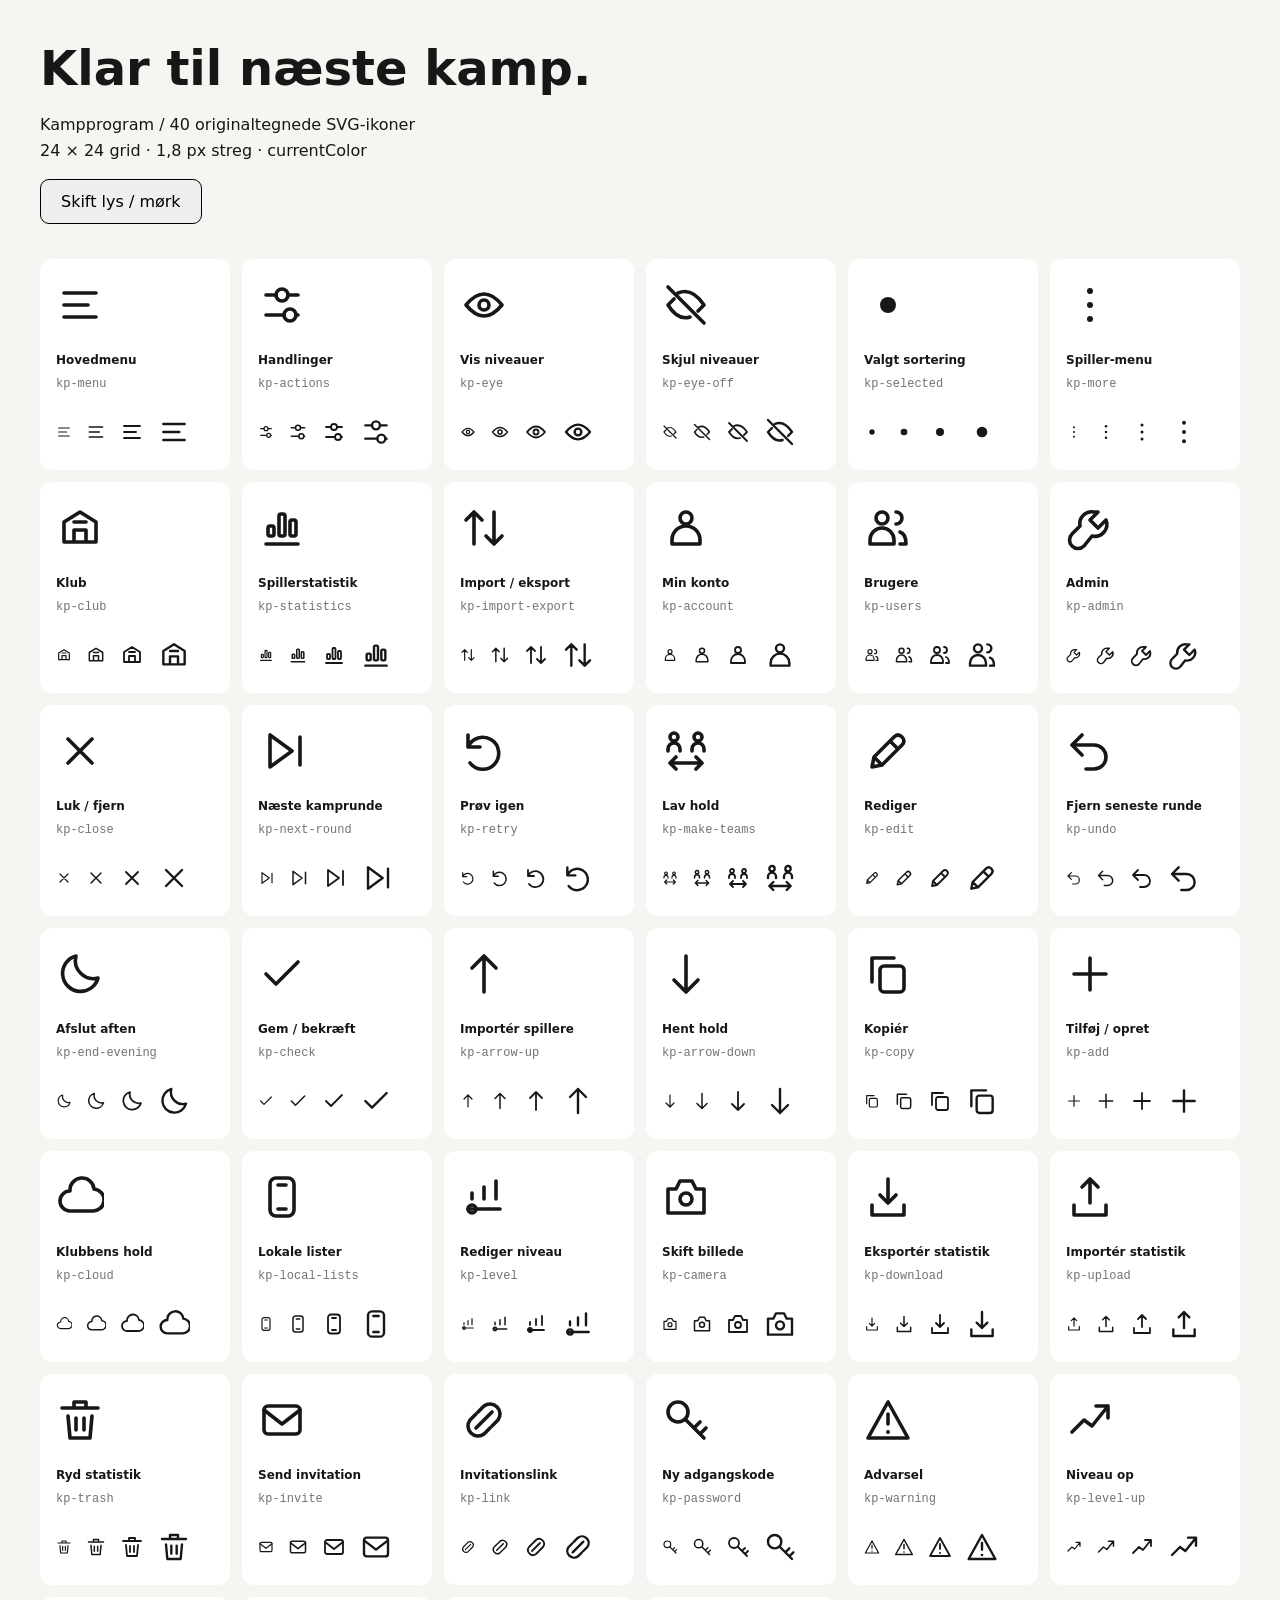
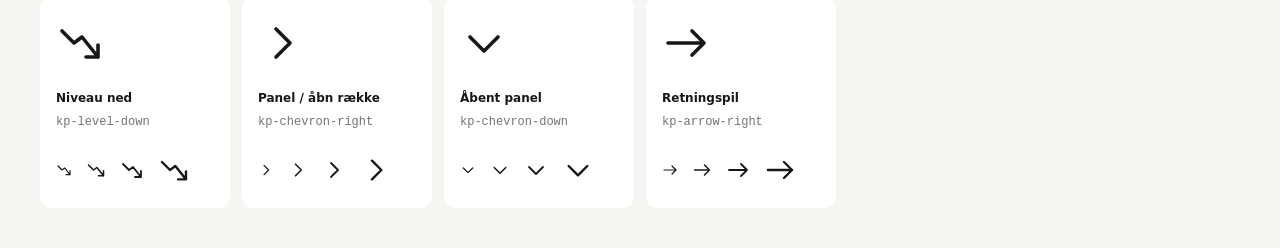
<file: custom-icons/preview.html>
<!doctype html><html lang="da"><meta charset="utf-8"><meta name="viewport" content="width=device-width,initial-scale=1"><title>Kampprogram · Custom ikoner</title><style>body{font-family:system-ui,sans-serif;background:#f6f5f1;color:#171717;margin:40px}h1{font-size:48px;margin-bottom:12px}p{line-height:1.6}button{font:inherit;padding:12px 20px;border:1px solid currentColor;border-radius:9px;cursor:pointer}main{display:grid;grid-template-columns:repeat(auto-fit,minmax(165px,1fr));gap:12px;margin-top:35px}article{background:white;border-radius:12px;padding:22px 16px}b,code{display:block;font-size:12px;margin-top:10px}code{opacity:.6}.icon{width:48px;height:48px;margin-bottom:24px}svg{width:100%;height:100%;display:block}.sizes{display:flex;align-items:center;gap:14px;margin-top:25px}body.dark{background:#111;color:#fff}.dark article{background:#222}</style><h1>Klar til næste kamp.</h1><p>Kampprogram / 40 originaltegnede SVG-ikoner<br>24 × 24 grid · 1,8 px streg · currentColor</p><button onclick="document.body.classList.toggle('dark')">Skift lys / mørk</button><main><article><div class="icon"><svg xmlns="http://www.w3.org/2000/svg" viewBox="0 0 24 24" fill="none" stroke="currentColor" stroke-width="1.8" stroke-linecap="round" stroke-linejoin="round"><path d="M4 6h16M4 12h12M4 18h16"/></svg></div><b>Hovedmenu</b><code>kp-menu</code><div class="sizes"><span style="width:16px;height:16px"><svg xmlns="http://www.w3.org/2000/svg" viewBox="0 0 24 24" fill="none" stroke="currentColor" stroke-width="1.8" stroke-linecap="round" stroke-linejoin="round"><path d="M4 6h16M4 12h12M4 18h16"/></svg></span><span style="width:20px;height:20px"><svg xmlns="http://www.w3.org/2000/svg" viewBox="0 0 24 24" fill="none" stroke="currentColor" stroke-width="1.8" stroke-linecap="round" stroke-linejoin="round"><path d="M4 6h16M4 12h12M4 18h16"/></svg></span><span style="width:24px;height:24px"><svg xmlns="http://www.w3.org/2000/svg" viewBox="0 0 24 24" fill="none" stroke="currentColor" stroke-width="1.8" stroke-linecap="round" stroke-linejoin="round"><path d="M4 6h16M4 12h12M4 18h16"/></svg></span><span style="width:32px;height:32px"><svg xmlns="http://www.w3.org/2000/svg" viewBox="0 0 24 24" fill="none" stroke="currentColor" stroke-width="1.8" stroke-linecap="round" stroke-linejoin="round"><path d="M4 6h16M4 12h12M4 18h16"/></svg></span></div></article><article><div class="icon"><svg xmlns="http://www.w3.org/2000/svg" viewBox="0 0 24 24" fill="none" stroke="currentColor" stroke-width="1.8" stroke-linecap="round" stroke-linejoin="round"><path d="M4 7h5m6 0h5M4 17h9m6 0h1"/><circle cx="12" cy="7" r="3"/><circle cx="16" cy="17" r="3"/></svg></div><b>Handlinger</b><code>kp-actions</code><div class="sizes"><span style="width:16px;height:16px"><svg xmlns="http://www.w3.org/2000/svg" viewBox="0 0 24 24" fill="none" stroke="currentColor" stroke-width="1.8" stroke-linecap="round" stroke-linejoin="round"><path d="M4 7h5m6 0h5M4 17h9m6 0h1"/><circle cx="12" cy="7" r="3"/><circle cx="16" cy="17" r="3"/></svg></span><span style="width:20px;height:20px"><svg xmlns="http://www.w3.org/2000/svg" viewBox="0 0 24 24" fill="none" stroke="currentColor" stroke-width="1.8" stroke-linecap="round" stroke-linejoin="round"><path d="M4 7h5m6 0h5M4 17h9m6 0h1"/><circle cx="12" cy="7" r="3"/><circle cx="16" cy="17" r="3"/></svg></span><span style="width:24px;height:24px"><svg xmlns="http://www.w3.org/2000/svg" viewBox="0 0 24 24" fill="none" stroke="currentColor" stroke-width="1.8" stroke-linecap="round" stroke-linejoin="round"><path d="M4 7h5m6 0h5M4 17h9m6 0h1"/><circle cx="12" cy="7" r="3"/><circle cx="16" cy="17" r="3"/></svg></span><span style="width:32px;height:32px"><svg xmlns="http://www.w3.org/2000/svg" viewBox="0 0 24 24" fill="none" stroke="currentColor" stroke-width="1.8" stroke-linecap="round" stroke-linejoin="round"><path d="M4 7h5m6 0h5M4 17h9m6 0h1"/><circle cx="12" cy="7" r="3"/><circle cx="16" cy="17" r="3"/></svg></span></div></article><article><div class="icon"><svg xmlns="http://www.w3.org/2000/svg" viewBox="0 0 24 24" fill="none" stroke="currentColor" stroke-width="1.8" stroke-linecap="round" stroke-linejoin="round"><path d="M3 12Q12 1 21 12Q12 23 3 12Z"/><circle cx="12" cy="12" r="2.5"/></svg></div><b>Vis niveauer</b><code>kp-eye</code><div class="sizes"><span style="width:16px;height:16px"><svg xmlns="http://www.w3.org/2000/svg" viewBox="0 0 24 24" fill="none" stroke="currentColor" stroke-width="1.8" stroke-linecap="round" stroke-linejoin="round"><path d="M3 12Q12 1 21 12Q12 23 3 12Z"/><circle cx="12" cy="12" r="2.5"/></svg></span><span style="width:20px;height:20px"><svg xmlns="http://www.w3.org/2000/svg" viewBox="0 0 24 24" fill="none" stroke="currentColor" stroke-width="1.8" stroke-linecap="round" stroke-linejoin="round"><path d="M3 12Q12 1 21 12Q12 23 3 12Z"/><circle cx="12" cy="12" r="2.5"/></svg></span><span style="width:24px;height:24px"><svg xmlns="http://www.w3.org/2000/svg" viewBox="0 0 24 24" fill="none" stroke="currentColor" stroke-width="1.8" stroke-linecap="round" stroke-linejoin="round"><path d="M3 12Q12 1 21 12Q12 23 3 12Z"/><circle cx="12" cy="12" r="2.5"/></svg></span><span style="width:32px;height:32px"><svg xmlns="http://www.w3.org/2000/svg" viewBox="0 0 24 24" fill="none" stroke="currentColor" stroke-width="1.8" stroke-linecap="round" stroke-linejoin="round"><path d="M3 12Q12 1 21 12Q12 23 3 12Z"/><circle cx="12" cy="12" r="2.5"/></svg></span></div></article><article><div class="icon"><svg xmlns="http://www.w3.org/2000/svg" viewBox="0 0 24 24" fill="none" stroke="currentColor" stroke-width="1.8" stroke-linecap="round" stroke-linejoin="round"><path d="M3 3l18 18M8 6q7-3 13 6l-3 3M14 18Q8 20 3 12l3-3"/></svg></div><b>Skjul niveauer</b><code>kp-eye-off</code><div class="sizes"><span style="width:16px;height:16px"><svg xmlns="http://www.w3.org/2000/svg" viewBox="0 0 24 24" fill="none" stroke="currentColor" stroke-width="1.8" stroke-linecap="round" stroke-linejoin="round"><path d="M3 3l18 18M8 6q7-3 13 6l-3 3M14 18Q8 20 3 12l3-3"/></svg></span><span style="width:20px;height:20px"><svg xmlns="http://www.w3.org/2000/svg" viewBox="0 0 24 24" fill="none" stroke="currentColor" stroke-width="1.8" stroke-linecap="round" stroke-linejoin="round"><path d="M3 3l18 18M8 6q7-3 13 6l-3 3M14 18Q8 20 3 12l3-3"/></svg></span><span style="width:24px;height:24px"><svg xmlns="http://www.w3.org/2000/svg" viewBox="0 0 24 24" fill="none" stroke="currentColor" stroke-width="1.8" stroke-linecap="round" stroke-linejoin="round"><path d="M3 3l18 18M8 6q7-3 13 6l-3 3M14 18Q8 20 3 12l3-3"/></svg></span><span style="width:32px;height:32px"><svg xmlns="http://www.w3.org/2000/svg" viewBox="0 0 24 24" fill="none" stroke="currentColor" stroke-width="1.8" stroke-linecap="round" stroke-linejoin="round"><path d="M3 3l18 18M8 6q7-3 13 6l-3 3M14 18Q8 20 3 12l3-3"/></svg></span></div></article><article><div class="icon"><svg xmlns="http://www.w3.org/2000/svg" viewBox="0 0 24 24" fill="none" stroke="currentColor" stroke-width="1.8" stroke-linecap="round" stroke-linejoin="round"><circle cx="12" cy="12" r="4" fill="currentColor" stroke="none"/></svg></div><b>Valgt sortering</b><code>kp-selected</code><div class="sizes"><span style="width:16px;height:16px"><svg xmlns="http://www.w3.org/2000/svg" viewBox="0 0 24 24" fill="none" stroke="currentColor" stroke-width="1.8" stroke-linecap="round" stroke-linejoin="round"><circle cx="12" cy="12" r="4" fill="currentColor" stroke="none"/></svg></span><span style="width:20px;height:20px"><svg xmlns="http://www.w3.org/2000/svg" viewBox="0 0 24 24" fill="none" stroke="currentColor" stroke-width="1.8" stroke-linecap="round" stroke-linejoin="round"><circle cx="12" cy="12" r="4" fill="currentColor" stroke="none"/></svg></span><span style="width:24px;height:24px"><svg xmlns="http://www.w3.org/2000/svg" viewBox="0 0 24 24" fill="none" stroke="currentColor" stroke-width="1.8" stroke-linecap="round" stroke-linejoin="round"><circle cx="12" cy="12" r="4" fill="currentColor" stroke="none"/></svg></span><span style="width:32px;height:32px"><svg xmlns="http://www.w3.org/2000/svg" viewBox="0 0 24 24" fill="none" stroke="currentColor" stroke-width="1.8" stroke-linecap="round" stroke-linejoin="round"><circle cx="12" cy="12" r="4" fill="currentColor" stroke="none"/></svg></span></div></article><article><div class="icon"><svg xmlns="http://www.w3.org/2000/svg" viewBox="0 0 24 24" fill="none" stroke="currentColor" stroke-width="1.8" stroke-linecap="round" stroke-linejoin="round"><circle cx="12" cy="5" r="1.5" fill="currentColor" stroke="none"/><circle cx="12" cy="12" r="1.5" fill="currentColor" stroke="none"/><circle cx="12" cy="19" r="1.5" fill="currentColor" stroke="none"/></svg></div><b>Spiller-menu</b><code>kp-more</code><div class="sizes"><span style="width:16px;height:16px"><svg xmlns="http://www.w3.org/2000/svg" viewBox="0 0 24 24" fill="none" stroke="currentColor" stroke-width="1.8" stroke-linecap="round" stroke-linejoin="round"><circle cx="12" cy="5" r="1.5" fill="currentColor" stroke="none"/><circle cx="12" cy="12" r="1.5" fill="currentColor" stroke="none"/><circle cx="12" cy="19" r="1.5" fill="currentColor" stroke="none"/></svg></span><span style="width:20px;height:20px"><svg xmlns="http://www.w3.org/2000/svg" viewBox="0 0 24 24" fill="none" stroke="currentColor" stroke-width="1.8" stroke-linecap="round" stroke-linejoin="round"><circle cx="12" cy="5" r="1.5" fill="currentColor" stroke="none"/><circle cx="12" cy="12" r="1.5" fill="currentColor" stroke="none"/><circle cx="12" cy="19" r="1.5" fill="currentColor" stroke="none"/></svg></span><span style="width:24px;height:24px"><svg xmlns="http://www.w3.org/2000/svg" viewBox="0 0 24 24" fill="none" stroke="currentColor" stroke-width="1.8" stroke-linecap="round" stroke-linejoin="round"><circle cx="12" cy="5" r="1.5" fill="currentColor" stroke="none"/><circle cx="12" cy="12" r="1.5" fill="currentColor" stroke="none"/><circle cx="12" cy="19" r="1.5" fill="currentColor" stroke="none"/></svg></span><span style="width:32px;height:32px"><svg xmlns="http://www.w3.org/2000/svg" viewBox="0 0 24 24" fill="none" stroke="currentColor" stroke-width="1.8" stroke-linecap="round" stroke-linejoin="round"><circle cx="12" cy="5" r="1.5" fill="currentColor" stroke="none"/><circle cx="12" cy="12" r="1.5" fill="currentColor" stroke="none"/><circle cx="12" cy="19" r="1.5" fill="currentColor" stroke="none"/></svg></span></div></article><article><div class="icon"><svg xmlns="http://www.w3.org/2000/svg" viewBox="0 0 24 24" fill="none" stroke="currentColor" stroke-width="1.8" stroke-linecap="round" stroke-linejoin="round"><path d="M4 9l8-5 8 5v10H4ZM9 19v-6h6v6"/><path d="M9 9h6"/></svg></div><b>Klub</b><code>kp-club</code><div class="sizes"><span style="width:16px;height:16px"><svg xmlns="http://www.w3.org/2000/svg" viewBox="0 0 24 24" fill="none" stroke="currentColor" stroke-width="1.8" stroke-linecap="round" stroke-linejoin="round"><path d="M4 9l8-5 8 5v10H4ZM9 19v-6h6v6"/><path d="M9 9h6"/></svg></span><span style="width:20px;height:20px"><svg xmlns="http://www.w3.org/2000/svg" viewBox="0 0 24 24" fill="none" stroke="currentColor" stroke-width="1.8" stroke-linecap="round" stroke-linejoin="round"><path d="M4 9l8-5 8 5v10H4ZM9 19v-6h6v6"/><path d="M9 9h6"/></svg></span><span style="width:24px;height:24px"><svg xmlns="http://www.w3.org/2000/svg" viewBox="0 0 24 24" fill="none" stroke="currentColor" stroke-width="1.8" stroke-linecap="round" stroke-linejoin="round"><path d="M4 9l8-5 8 5v10H4ZM9 19v-6h6v6"/><path d="M9 9h6"/></svg></span><span style="width:32px;height:32px"><svg xmlns="http://www.w3.org/2000/svg" viewBox="0 0 24 24" fill="none" stroke="currentColor" stroke-width="1.8" stroke-linecap="round" stroke-linejoin="round"><path d="M4 9l8-5 8 5v10H4ZM9 19v-6h6v6"/><path d="M9 9h6"/></svg></span></div></article><article><div class="icon"><svg xmlns="http://www.w3.org/2000/svg" viewBox="0 0 24 24" fill="none" stroke="currentColor" stroke-width="1.8" stroke-linecap="round" stroke-linejoin="round"><path d="M4 20h16"/><rect x="5" y="11" width="3" height="5" rx="1"/><rect x="10.5" y="5" width="3" height="11" rx="1"/><rect x="16" y="8" width="3" height="8" rx="1"/></svg></div><b>Spillerstatistik</b><code>kp-statistics</code><div class="sizes"><span style="width:16px;height:16px"><svg xmlns="http://www.w3.org/2000/svg" viewBox="0 0 24 24" fill="none" stroke="currentColor" stroke-width="1.8" stroke-linecap="round" stroke-linejoin="round"><path d="M4 20h16"/><rect x="5" y="11" width="3" height="5" rx="1"/><rect x="10.5" y="5" width="3" height="11" rx="1"/><rect x="16" y="8" width="3" height="8" rx="1"/></svg></span><span style="width:20px;height:20px"><svg xmlns="http://www.w3.org/2000/svg" viewBox="0 0 24 24" fill="none" stroke="currentColor" stroke-width="1.8" stroke-linecap="round" stroke-linejoin="round"><path d="M4 20h16"/><rect x="5" y="11" width="3" height="5" rx="1"/><rect x="10.5" y="5" width="3" height="11" rx="1"/><rect x="16" y="8" width="3" height="8" rx="1"/></svg></span><span style="width:24px;height:24px"><svg xmlns="http://www.w3.org/2000/svg" viewBox="0 0 24 24" fill="none" stroke="currentColor" stroke-width="1.8" stroke-linecap="round" stroke-linejoin="round"><path d="M4 20h16"/><rect x="5" y="11" width="3" height="5" rx="1"/><rect x="10.5" y="5" width="3" height="11" rx="1"/><rect x="16" y="8" width="3" height="8" rx="1"/></svg></span><span style="width:32px;height:32px"><svg xmlns="http://www.w3.org/2000/svg" viewBox="0 0 24 24" fill="none" stroke="currentColor" stroke-width="1.8" stroke-linecap="round" stroke-linejoin="round"><path d="M4 20h16"/><rect x="5" y="11" width="3" height="5" rx="1"/><rect x="10.5" y="5" width="3" height="11" rx="1"/><rect x="16" y="8" width="3" height="8" rx="1"/></svg></span></div></article><article><div class="icon"><svg xmlns="http://www.w3.org/2000/svg" viewBox="0 0 24 24" fill="none" stroke="currentColor" stroke-width="1.8" stroke-linecap="round" stroke-linejoin="round"><path d="M7 20V4m-4 4 4-4 4 4M17 4v16m-4-4 4 4 4-4"/></svg></div><b>Import / eksport</b><code>kp-import-export</code><div class="sizes"><span style="width:16px;height:16px"><svg xmlns="http://www.w3.org/2000/svg" viewBox="0 0 24 24" fill="none" stroke="currentColor" stroke-width="1.8" stroke-linecap="round" stroke-linejoin="round"><path d="M7 20V4m-4 4 4-4 4 4M17 4v16m-4-4 4 4 4-4"/></svg></span><span style="width:20px;height:20px"><svg xmlns="http://www.w3.org/2000/svg" viewBox="0 0 24 24" fill="none" stroke="currentColor" stroke-width="1.8" stroke-linecap="round" stroke-linejoin="round"><path d="M7 20V4m-4 4 4-4 4 4M17 4v16m-4-4 4 4 4-4"/></svg></span><span style="width:24px;height:24px"><svg xmlns="http://www.w3.org/2000/svg" viewBox="0 0 24 24" fill="none" stroke="currentColor" stroke-width="1.8" stroke-linecap="round" stroke-linejoin="round"><path d="M7 20V4m-4 4 4-4 4 4M17 4v16m-4-4 4 4 4-4"/></svg></span><span style="width:32px;height:32px"><svg xmlns="http://www.w3.org/2000/svg" viewBox="0 0 24 24" fill="none" stroke="currentColor" stroke-width="1.8" stroke-linecap="round" stroke-linejoin="round"><path d="M7 20V4m-4 4 4-4 4 4M17 4v16m-4-4 4 4 4-4"/></svg></span></div></article><article><div class="icon"><svg xmlns="http://www.w3.org/2000/svg" viewBox="0 0 24 24" fill="none" stroke="currentColor" stroke-width="1.8" stroke-linecap="round" stroke-linejoin="round"><circle cx="12" cy="7" r="3"/><path d="M5 20v-2a7 7 0 0 1 14 0v2M5 20h14"/></svg></div><b>Min konto</b><code>kp-account</code><div class="sizes"><span style="width:16px;height:16px"><svg xmlns="http://www.w3.org/2000/svg" viewBox="0 0 24 24" fill="none" stroke="currentColor" stroke-width="1.8" stroke-linecap="round" stroke-linejoin="round"><circle cx="12" cy="7" r="3"/><path d="M5 20v-2a7 7 0 0 1 14 0v2M5 20h14"/></svg></span><span style="width:20px;height:20px"><svg xmlns="http://www.w3.org/2000/svg" viewBox="0 0 24 24" fill="none" stroke="currentColor" stroke-width="1.8" stroke-linecap="round" stroke-linejoin="round"><circle cx="12" cy="7" r="3"/><path d="M5 20v-2a7 7 0 0 1 14 0v2M5 20h14"/></svg></span><span style="width:24px;height:24px"><svg xmlns="http://www.w3.org/2000/svg" viewBox="0 0 24 24" fill="none" stroke="currentColor" stroke-width="1.8" stroke-linecap="round" stroke-linejoin="round"><circle cx="12" cy="7" r="3"/><path d="M5 20v-2a7 7 0 0 1 14 0v2M5 20h14"/></svg></span><span style="width:32px;height:32px"><svg xmlns="http://www.w3.org/2000/svg" viewBox="0 0 24 24" fill="none" stroke="currentColor" stroke-width="1.8" stroke-linecap="round" stroke-linejoin="round"><circle cx="12" cy="7" r="3"/><path d="M5 20v-2a7 7 0 0 1 14 0v2M5 20h14"/></svg></span></div></article><article><div class="icon"><svg xmlns="http://www.w3.org/2000/svg" viewBox="0 0 24 24" fill="none" stroke="currentColor" stroke-width="1.8" stroke-linecap="round" stroke-linejoin="round"><circle cx="9" cy="7" r="3"/><path d="M3 20v-2a6 6 0 0 1 12 0v2H3M16 4a3 3 0 0 1 0 6m2 4q3 1 3 6h-3"/></svg></div><b>Brugere</b><code>kp-users</code><div class="sizes"><span style="width:16px;height:16px"><svg xmlns="http://www.w3.org/2000/svg" viewBox="0 0 24 24" fill="none" stroke="currentColor" stroke-width="1.8" stroke-linecap="round" stroke-linejoin="round"><circle cx="9" cy="7" r="3"/><path d="M3 20v-2a6 6 0 0 1 12 0v2H3M16 4a3 3 0 0 1 0 6m2 4q3 1 3 6h-3"/></svg></span><span style="width:20px;height:20px"><svg xmlns="http://www.w3.org/2000/svg" viewBox="0 0 24 24" fill="none" stroke="currentColor" stroke-width="1.8" stroke-linecap="round" stroke-linejoin="round"><circle cx="9" cy="7" r="3"/><path d="M3 20v-2a6 6 0 0 1 12 0v2H3M16 4a3 3 0 0 1 0 6m2 4q3 1 3 6h-3"/></svg></span><span style="width:24px;height:24px"><svg xmlns="http://www.w3.org/2000/svg" viewBox="0 0 24 24" fill="none" stroke="currentColor" stroke-width="1.8" stroke-linecap="round" stroke-linejoin="round"><circle cx="9" cy="7" r="3"/><path d="M3 20v-2a6 6 0 0 1 12 0v2H3M16 4a3 3 0 0 1 0 6m2 4q3 1 3 6h-3"/></svg></span><span style="width:32px;height:32px"><svg xmlns="http://www.w3.org/2000/svg" viewBox="0 0 24 24" fill="none" stroke="currentColor" stroke-width="1.8" stroke-linecap="round" stroke-linejoin="round"><circle cx="9" cy="7" r="3"/><path d="M3 20v-2a6 6 0 0 1 12 0v2H3M16 4a3 3 0 0 1 0 6m2 4q3 1 3 6h-3"/></svg></span></div></article><article><div class="icon"><svg xmlns="http://www.w3.org/2000/svg" viewBox="0 0 24 24" fill="none" stroke="currentColor" stroke-width="1.8" stroke-linecap="round" stroke-linejoin="round"><path d="M14 4a6 6 0 0 0-7 7L3 15a3 3 0 0 0 6 6l4-5a6 6 0 0 0 7-8l-4 4-4-4 4-4Z"/></svg></div><b>Admin</b><code>kp-admin</code><div class="sizes"><span style="width:16px;height:16px"><svg xmlns="http://www.w3.org/2000/svg" viewBox="0 0 24 24" fill="none" stroke="currentColor" stroke-width="1.8" stroke-linecap="round" stroke-linejoin="round"><path d="M14 4a6 6 0 0 0-7 7L3 15a3 3 0 0 0 6 6l4-5a6 6 0 0 0 7-8l-4 4-4-4 4-4Z"/></svg></span><span style="width:20px;height:20px"><svg xmlns="http://www.w3.org/2000/svg" viewBox="0 0 24 24" fill="none" stroke="currentColor" stroke-width="1.8" stroke-linecap="round" stroke-linejoin="round"><path d="M14 4a6 6 0 0 0-7 7L3 15a3 3 0 0 0 6 6l4-5a6 6 0 0 0 7-8l-4 4-4-4 4-4Z"/></svg></span><span style="width:24px;height:24px"><svg xmlns="http://www.w3.org/2000/svg" viewBox="0 0 24 24" fill="none" stroke="currentColor" stroke-width="1.8" stroke-linecap="round" stroke-linejoin="round"><path d="M14 4a6 6 0 0 0-7 7L3 15a3 3 0 0 0 6 6l4-5a6 6 0 0 0 7-8l-4 4-4-4 4-4Z"/></svg></span><span style="width:32px;height:32px"><svg xmlns="http://www.w3.org/2000/svg" viewBox="0 0 24 24" fill="none" stroke="currentColor" stroke-width="1.8" stroke-linecap="round" stroke-linejoin="round"><path d="M14 4a6 6 0 0 0-7 7L3 15a3 3 0 0 0 6 6l4-5a6 6 0 0 0 7-8l-4 4-4-4 4-4Z"/></svg></span></div></article><article><div class="icon"><svg xmlns="http://www.w3.org/2000/svg" viewBox="0 0 24 24" fill="none" stroke="currentColor" stroke-width="1.8" stroke-linecap="round" stroke-linejoin="round"><path d="M6 6l12 12M18 6 6 18"/></svg></div><b>Luk / fjern</b><code>kp-close</code><div class="sizes"><span style="width:16px;height:16px"><svg xmlns="http://www.w3.org/2000/svg" viewBox="0 0 24 24" fill="none" stroke="currentColor" stroke-width="1.8" stroke-linecap="round" stroke-linejoin="round"><path d="M6 6l12 12M18 6 6 18"/></svg></span><span style="width:20px;height:20px"><svg xmlns="http://www.w3.org/2000/svg" viewBox="0 0 24 24" fill="none" stroke="currentColor" stroke-width="1.8" stroke-linecap="round" stroke-linejoin="round"><path d="M6 6l12 12M18 6 6 18"/></svg></span><span style="width:24px;height:24px"><svg xmlns="http://www.w3.org/2000/svg" viewBox="0 0 24 24" fill="none" stroke="currentColor" stroke-width="1.8" stroke-linecap="round" stroke-linejoin="round"><path d="M6 6l12 12M18 6 6 18"/></svg></span><span style="width:32px;height:32px"><svg xmlns="http://www.w3.org/2000/svg" viewBox="0 0 24 24" fill="none" stroke="currentColor" stroke-width="1.8" stroke-linecap="round" stroke-linejoin="round"><path d="M6 6l12 12M18 6 6 18"/></svg></span></div></article><article><div class="icon"><svg xmlns="http://www.w3.org/2000/svg" viewBox="0 0 24 24" fill="none" stroke="currentColor" stroke-width="1.8" stroke-linecap="round" stroke-linejoin="round"><path d="M6 4v16l11-8ZM21 5v14"/></svg></div><b>Næste kamprunde</b><code>kp-next-round</code><div class="sizes"><span style="width:16px;height:16px"><svg xmlns="http://www.w3.org/2000/svg" viewBox="0 0 24 24" fill="none" stroke="currentColor" stroke-width="1.8" stroke-linecap="round" stroke-linejoin="round"><path d="M6 4v16l11-8ZM21 5v14"/></svg></span><span style="width:20px;height:20px"><svg xmlns="http://www.w3.org/2000/svg" viewBox="0 0 24 24" fill="none" stroke="currentColor" stroke-width="1.8" stroke-linecap="round" stroke-linejoin="round"><path d="M6 4v16l11-8ZM21 5v14"/></svg></span><span style="width:24px;height:24px"><svg xmlns="http://www.w3.org/2000/svg" viewBox="0 0 24 24" fill="none" stroke="currentColor" stroke-width="1.8" stroke-linecap="round" stroke-linejoin="round"><path d="M6 4v16l11-8ZM21 5v14"/></svg></span><span style="width:32px;height:32px"><svg xmlns="http://www.w3.org/2000/svg" viewBox="0 0 24 24" fill="none" stroke="currentColor" stroke-width="1.8" stroke-linecap="round" stroke-linejoin="round"><path d="M6 4v16l11-8ZM21 5v14"/></svg></span></div></article><article><div class="icon"><svg xmlns="http://www.w3.org/2000/svg" viewBox="0 0 24 24" fill="none" stroke="currentColor" stroke-width="1.8" stroke-linecap="round" stroke-linejoin="round"><path d="M4 10a8 8 0 1 1 1 8M4 4v6h6"/></svg></div><b>Prøv igen</b><code>kp-retry</code><div class="sizes"><span style="width:16px;height:16px"><svg xmlns="http://www.w3.org/2000/svg" viewBox="0 0 24 24" fill="none" stroke="currentColor" stroke-width="1.8" stroke-linecap="round" stroke-linejoin="round"><path d="M4 10a8 8 0 1 1 1 8M4 4v6h6"/></svg></span><span style="width:20px;height:20px"><svg xmlns="http://www.w3.org/2000/svg" viewBox="0 0 24 24" fill="none" stroke="currentColor" stroke-width="1.8" stroke-linecap="round" stroke-linejoin="round"><path d="M4 10a8 8 0 1 1 1 8M4 4v6h6"/></svg></span><span style="width:24px;height:24px"><svg xmlns="http://www.w3.org/2000/svg" viewBox="0 0 24 24" fill="none" stroke="currentColor" stroke-width="1.8" stroke-linecap="round" stroke-linejoin="round"><path d="M4 10a8 8 0 1 1 1 8M4 4v6h6"/></svg></span><span style="width:32px;height:32px"><svg xmlns="http://www.w3.org/2000/svg" viewBox="0 0 24 24" fill="none" stroke="currentColor" stroke-width="1.8" stroke-linecap="round" stroke-linejoin="round"><path d="M4 10a8 8 0 1 1 1 8M4 4v6h6"/></svg></span></div></article><article><div class="icon"><svg xmlns="http://www.w3.org/2000/svg" viewBox="0 0 24 24" fill="none" stroke="currentColor" stroke-width="1.8" stroke-linecap="round" stroke-linejoin="round"><circle cx="6" cy="5" r="2"/><circle cx="18" cy="5" r="2"/><path d="M3 12v-1a3 3 0 0 1 6 0v1M15 12v-1a3 3 0 0 1 6 0v1M4 18h16m-3-3 3 3-3 3M7 15l-3 3 3 3"/></svg></div><b>Lav hold</b><code>kp-make-teams</code><div class="sizes"><span style="width:16px;height:16px"><svg xmlns="http://www.w3.org/2000/svg" viewBox="0 0 24 24" fill="none" stroke="currentColor" stroke-width="1.8" stroke-linecap="round" stroke-linejoin="round"><circle cx="6" cy="5" r="2"/><circle cx="18" cy="5" r="2"/><path d="M3 12v-1a3 3 0 0 1 6 0v1M15 12v-1a3 3 0 0 1 6 0v1M4 18h16m-3-3 3 3-3 3M7 15l-3 3 3 3"/></svg></span><span style="width:20px;height:20px"><svg xmlns="http://www.w3.org/2000/svg" viewBox="0 0 24 24" fill="none" stroke="currentColor" stroke-width="1.8" stroke-linecap="round" stroke-linejoin="round"><circle cx="6" cy="5" r="2"/><circle cx="18" cy="5" r="2"/><path d="M3 12v-1a3 3 0 0 1 6 0v1M15 12v-1a3 3 0 0 1 6 0v1M4 18h16m-3-3 3 3-3 3M7 15l-3 3 3 3"/></svg></span><span style="width:24px;height:24px"><svg xmlns="http://www.w3.org/2000/svg" viewBox="0 0 24 24" fill="none" stroke="currentColor" stroke-width="1.8" stroke-linecap="round" stroke-linejoin="round"><circle cx="6" cy="5" r="2"/><circle cx="18" cy="5" r="2"/><path d="M3 12v-1a3 3 0 0 1 6 0v1M15 12v-1a3 3 0 0 1 6 0v1M4 18h16m-3-3 3 3-3 3M7 15l-3 3 3 3"/></svg></span><span style="width:32px;height:32px"><svg xmlns="http://www.w3.org/2000/svg" viewBox="0 0 24 24" fill="none" stroke="currentColor" stroke-width="1.8" stroke-linecap="round" stroke-linejoin="round"><circle cx="6" cy="5" r="2"/><circle cx="18" cy="5" r="2"/><path d="M3 12v-1a3 3 0 0 1 6 0v1M15 12v-1a3 3 0 0 1 6 0v1M4 18h16m-3-3 3 3-3 3M7 15l-3 3 3 3"/></svg></span></div></article><article><div class="icon"><svg xmlns="http://www.w3.org/2000/svg" viewBox="0 0 24 24" fill="none" stroke="currentColor" stroke-width="1.8" stroke-linecap="round" stroke-linejoin="round"><path d="m5 15 10-10q2-2 4 0t0 4L9 19l-5 1ZM13 7l4 4M5 15l4 4"/></svg></div><b>Rediger</b><code>kp-edit</code><div class="sizes"><span style="width:16px;height:16px"><svg xmlns="http://www.w3.org/2000/svg" viewBox="0 0 24 24" fill="none" stroke="currentColor" stroke-width="1.8" stroke-linecap="round" stroke-linejoin="round"><path d="m5 15 10-10q2-2 4 0t0 4L9 19l-5 1ZM13 7l4 4M5 15l4 4"/></svg></span><span style="width:20px;height:20px"><svg xmlns="http://www.w3.org/2000/svg" viewBox="0 0 24 24" fill="none" stroke="currentColor" stroke-width="1.8" stroke-linecap="round" stroke-linejoin="round"><path d="m5 15 10-10q2-2 4 0t0 4L9 19l-5 1ZM13 7l4 4M5 15l4 4"/></svg></span><span style="width:24px;height:24px"><svg xmlns="http://www.w3.org/2000/svg" viewBox="0 0 24 24" fill="none" stroke="currentColor" stroke-width="1.8" stroke-linecap="round" stroke-linejoin="round"><path d="m5 15 10-10q2-2 4 0t0 4L9 19l-5 1ZM13 7l4 4M5 15l4 4"/></svg></span><span style="width:32px;height:32px"><svg xmlns="http://www.w3.org/2000/svg" viewBox="0 0 24 24" fill="none" stroke="currentColor" stroke-width="1.8" stroke-linecap="round" stroke-linejoin="round"><path d="m5 15 10-10q2-2 4 0t0 4L9 19l-5 1ZM13 7l4 4M5 15l4 4"/></svg></span></div></article><article><div class="icon"><svg xmlns="http://www.w3.org/2000/svg" viewBox="0 0 24 24" fill="none" stroke="currentColor" stroke-width="1.8" stroke-linecap="round" stroke-linejoin="round"><path d="m8 4-5 5 5 5M3 9h11a6 6 0 0 1 0 12h-4"/></svg></div><b>Fjern seneste runde</b><code>kp-undo</code><div class="sizes"><span style="width:16px;height:16px"><svg xmlns="http://www.w3.org/2000/svg" viewBox="0 0 24 24" fill="none" stroke="currentColor" stroke-width="1.8" stroke-linecap="round" stroke-linejoin="round"><path d="m8 4-5 5 5 5M3 9h11a6 6 0 0 1 0 12h-4"/></svg></span><span style="width:20px;height:20px"><svg xmlns="http://www.w3.org/2000/svg" viewBox="0 0 24 24" fill="none" stroke="currentColor" stroke-width="1.8" stroke-linecap="round" stroke-linejoin="round"><path d="m8 4-5 5 5 5M3 9h11a6 6 0 0 1 0 12h-4"/></svg></span><span style="width:24px;height:24px"><svg xmlns="http://www.w3.org/2000/svg" viewBox="0 0 24 24" fill="none" stroke="currentColor" stroke-width="1.8" stroke-linecap="round" stroke-linejoin="round"><path d="m8 4-5 5 5 5M3 9h11a6 6 0 0 1 0 12h-4"/></svg></span><span style="width:32px;height:32px"><svg xmlns="http://www.w3.org/2000/svg" viewBox="0 0 24 24" fill="none" stroke="currentColor" stroke-width="1.8" stroke-linecap="round" stroke-linejoin="round"><path d="m8 4-5 5 5 5M3 9h11a6 6 0 0 1 0 12h-4"/></svg></span></div></article><article><div class="icon"><svg xmlns="http://www.w3.org/2000/svg" viewBox="0 0 24 24" fill="none" stroke="currentColor" stroke-width="1.8" stroke-linecap="round" stroke-linejoin="round"><path d="M10 3a9 9 0 1 0 11 11A9 9 0 0 1 10 3Z"/></svg></div><b>Afslut aften</b><code>kp-end-evening</code><div class="sizes"><span style="width:16px;height:16px"><svg xmlns="http://www.w3.org/2000/svg" viewBox="0 0 24 24" fill="none" stroke="currentColor" stroke-width="1.8" stroke-linecap="round" stroke-linejoin="round"><path d="M10 3a9 9 0 1 0 11 11A9 9 0 0 1 10 3Z"/></svg></span><span style="width:20px;height:20px"><svg xmlns="http://www.w3.org/2000/svg" viewBox="0 0 24 24" fill="none" stroke="currentColor" stroke-width="1.8" stroke-linecap="round" stroke-linejoin="round"><path d="M10 3a9 9 0 1 0 11 11A9 9 0 0 1 10 3Z"/></svg></span><span style="width:24px;height:24px"><svg xmlns="http://www.w3.org/2000/svg" viewBox="0 0 24 24" fill="none" stroke="currentColor" stroke-width="1.8" stroke-linecap="round" stroke-linejoin="round"><path d="M10 3a9 9 0 1 0 11 11A9 9 0 0 1 10 3Z"/></svg></span><span style="width:32px;height:32px"><svg xmlns="http://www.w3.org/2000/svg" viewBox="0 0 24 24" fill="none" stroke="currentColor" stroke-width="1.8" stroke-linecap="round" stroke-linejoin="round"><path d="M10 3a9 9 0 1 0 11 11A9 9 0 0 1 10 3Z"/></svg></span></div></article><article><div class="icon"><svg xmlns="http://www.w3.org/2000/svg" viewBox="0 0 24 24" fill="none" stroke="currentColor" stroke-width="1.8" stroke-linecap="round" stroke-linejoin="round"><path d="m4 12 5 5L20 6"/></svg></div><b>Gem / bekræft</b><code>kp-check</code><div class="sizes"><span style="width:16px;height:16px"><svg xmlns="http://www.w3.org/2000/svg" viewBox="0 0 24 24" fill="none" stroke="currentColor" stroke-width="1.8" stroke-linecap="round" stroke-linejoin="round"><path d="m4 12 5 5L20 6"/></svg></span><span style="width:20px;height:20px"><svg xmlns="http://www.w3.org/2000/svg" viewBox="0 0 24 24" fill="none" stroke="currentColor" stroke-width="1.8" stroke-linecap="round" stroke-linejoin="round"><path d="m4 12 5 5L20 6"/></svg></span><span style="width:24px;height:24px"><svg xmlns="http://www.w3.org/2000/svg" viewBox="0 0 24 24" fill="none" stroke="currentColor" stroke-width="1.8" stroke-linecap="round" stroke-linejoin="round"><path d="m4 12 5 5L20 6"/></svg></span><span style="width:32px;height:32px"><svg xmlns="http://www.w3.org/2000/svg" viewBox="0 0 24 24" fill="none" stroke="currentColor" stroke-width="1.8" stroke-linecap="round" stroke-linejoin="round"><path d="m4 12 5 5L20 6"/></svg></span></div></article><article><div class="icon"><svg xmlns="http://www.w3.org/2000/svg" viewBox="0 0 24 24" fill="none" stroke="currentColor" stroke-width="1.8" stroke-linecap="round" stroke-linejoin="round"><path d="M12 21V3m-6 6 6-6 6 6"/></svg></div><b>Importér spillere</b><code>kp-arrow-up</code><div class="sizes"><span style="width:16px;height:16px"><svg xmlns="http://www.w3.org/2000/svg" viewBox="0 0 24 24" fill="none" stroke="currentColor" stroke-width="1.8" stroke-linecap="round" stroke-linejoin="round"><path d="M12 21V3m-6 6 6-6 6 6"/></svg></span><span style="width:20px;height:20px"><svg xmlns="http://www.w3.org/2000/svg" viewBox="0 0 24 24" fill="none" stroke="currentColor" stroke-width="1.8" stroke-linecap="round" stroke-linejoin="round"><path d="M12 21V3m-6 6 6-6 6 6"/></svg></span><span style="width:24px;height:24px"><svg xmlns="http://www.w3.org/2000/svg" viewBox="0 0 24 24" fill="none" stroke="currentColor" stroke-width="1.8" stroke-linecap="round" stroke-linejoin="round"><path d="M12 21V3m-6 6 6-6 6 6"/></svg></span><span style="width:32px;height:32px"><svg xmlns="http://www.w3.org/2000/svg" viewBox="0 0 24 24" fill="none" stroke="currentColor" stroke-width="1.8" stroke-linecap="round" stroke-linejoin="round"><path d="M12 21V3m-6 6 6-6 6 6"/></svg></span></div></article><article><div class="icon"><svg xmlns="http://www.w3.org/2000/svg" viewBox="0 0 24 24" fill="none" stroke="currentColor" stroke-width="1.8" stroke-linecap="round" stroke-linejoin="round"><path d="M12 3v18m-6-6 6 6 6-6"/></svg></div><b>Hent hold</b><code>kp-arrow-down</code><div class="sizes"><span style="width:16px;height:16px"><svg xmlns="http://www.w3.org/2000/svg" viewBox="0 0 24 24" fill="none" stroke="currentColor" stroke-width="1.8" stroke-linecap="round" stroke-linejoin="round"><path d="M12 3v18m-6-6 6 6 6-6"/></svg></span><span style="width:20px;height:20px"><svg xmlns="http://www.w3.org/2000/svg" viewBox="0 0 24 24" fill="none" stroke="currentColor" stroke-width="1.8" stroke-linecap="round" stroke-linejoin="round"><path d="M12 3v18m-6-6 6 6 6-6"/></svg></span><span style="width:24px;height:24px"><svg xmlns="http://www.w3.org/2000/svg" viewBox="0 0 24 24" fill="none" stroke="currentColor" stroke-width="1.8" stroke-linecap="round" stroke-linejoin="round"><path d="M12 3v18m-6-6 6 6 6-6"/></svg></span><span style="width:32px;height:32px"><svg xmlns="http://www.w3.org/2000/svg" viewBox="0 0 24 24" fill="none" stroke="currentColor" stroke-width="1.8" stroke-linecap="round" stroke-linejoin="round"><path d="M12 3v18m-6-6 6 6 6-6"/></svg></span></div></article><article><div class="icon"><svg xmlns="http://www.w3.org/2000/svg" viewBox="0 0 24 24" fill="none" stroke="currentColor" stroke-width="1.8" stroke-linecap="round" stroke-linejoin="round"><rect x="8" y="8" width="12" height="13" rx="2"/><path d="M15 4H4v12"/></svg></div><b>Kopiér</b><code>kp-copy</code><div class="sizes"><span style="width:16px;height:16px"><svg xmlns="http://www.w3.org/2000/svg" viewBox="0 0 24 24" fill="none" stroke="currentColor" stroke-width="1.8" stroke-linecap="round" stroke-linejoin="round"><rect x="8" y="8" width="12" height="13" rx="2"/><path d="M15 4H4v12"/></svg></span><span style="width:20px;height:20px"><svg xmlns="http://www.w3.org/2000/svg" viewBox="0 0 24 24" fill="none" stroke="currentColor" stroke-width="1.8" stroke-linecap="round" stroke-linejoin="round"><rect x="8" y="8" width="12" height="13" rx="2"/><path d="M15 4H4v12"/></svg></span><span style="width:24px;height:24px"><svg xmlns="http://www.w3.org/2000/svg" viewBox="0 0 24 24" fill="none" stroke="currentColor" stroke-width="1.8" stroke-linecap="round" stroke-linejoin="round"><rect x="8" y="8" width="12" height="13" rx="2"/><path d="M15 4H4v12"/></svg></span><span style="width:32px;height:32px"><svg xmlns="http://www.w3.org/2000/svg" viewBox="0 0 24 24" fill="none" stroke="currentColor" stroke-width="1.8" stroke-linecap="round" stroke-linejoin="round"><rect x="8" y="8" width="12" height="13" rx="2"/><path d="M15 4H4v12"/></svg></span></div></article><article><div class="icon"><svg xmlns="http://www.w3.org/2000/svg" viewBox="0 0 24 24" fill="none" stroke="currentColor" stroke-width="1.8" stroke-linecap="round" stroke-linejoin="round"><path d="M12 4v16M4 12h16"/></svg></div><b>Tilføj / opret</b><code>kp-add</code><div class="sizes"><span style="width:16px;height:16px"><svg xmlns="http://www.w3.org/2000/svg" viewBox="0 0 24 24" fill="none" stroke="currentColor" stroke-width="1.8" stroke-linecap="round" stroke-linejoin="round"><path d="M12 4v16M4 12h16"/></svg></span><span style="width:20px;height:20px"><svg xmlns="http://www.w3.org/2000/svg" viewBox="0 0 24 24" fill="none" stroke="currentColor" stroke-width="1.8" stroke-linecap="round" stroke-linejoin="round"><path d="M12 4v16M4 12h16"/></svg></span><span style="width:24px;height:24px"><svg xmlns="http://www.w3.org/2000/svg" viewBox="0 0 24 24" fill="none" stroke="currentColor" stroke-width="1.8" stroke-linecap="round" stroke-linejoin="round"><path d="M12 4v16M4 12h16"/></svg></span><span style="width:32px;height:32px"><svg xmlns="http://www.w3.org/2000/svg" viewBox="0 0 24 24" fill="none" stroke="currentColor" stroke-width="1.8" stroke-linecap="round" stroke-linejoin="round"><path d="M12 4v16M4 12h16"/></svg></span></div></article><article><div class="icon"><svg xmlns="http://www.w3.org/2000/svg" viewBox="0 0 24 24" fill="none" stroke="currentColor" stroke-width="1.8" stroke-linecap="round" stroke-linejoin="round"><path d="M7 19a5 5 0 1 1 0-10 6 6 0 0 1 12-1 5.5 5.5 0 0 1-1 11Z"/></svg></div><b>Klubbens hold</b><code>kp-cloud</code><div class="sizes"><span style="width:16px;height:16px"><svg xmlns="http://www.w3.org/2000/svg" viewBox="0 0 24 24" fill="none" stroke="currentColor" stroke-width="1.8" stroke-linecap="round" stroke-linejoin="round"><path d="M7 19a5 5 0 1 1 0-10 6 6 0 0 1 12-1 5.5 5.5 0 0 1-1 11Z"/></svg></span><span style="width:20px;height:20px"><svg xmlns="http://www.w3.org/2000/svg" viewBox="0 0 24 24" fill="none" stroke="currentColor" stroke-width="1.8" stroke-linecap="round" stroke-linejoin="round"><path d="M7 19a5 5 0 1 1 0-10 6 6 0 0 1 12-1 5.5 5.5 0 0 1-1 11Z"/></svg></span><span style="width:24px;height:24px"><svg xmlns="http://www.w3.org/2000/svg" viewBox="0 0 24 24" fill="none" stroke="currentColor" stroke-width="1.8" stroke-linecap="round" stroke-linejoin="round"><path d="M7 19a5 5 0 1 1 0-10 6 6 0 0 1 12-1 5.5 5.5 0 0 1-1 11Z"/></svg></span><span style="width:32px;height:32px"><svg xmlns="http://www.w3.org/2000/svg" viewBox="0 0 24 24" fill="none" stroke="currentColor" stroke-width="1.8" stroke-linecap="round" stroke-linejoin="round"><path d="M7 19a5 5 0 1 1 0-10 6 6 0 0 1 12-1 5.5 5.5 0 0 1-1 11Z"/></svg></span></div></article><article><div class="icon"><svg xmlns="http://www.w3.org/2000/svg" viewBox="0 0 24 24" fill="none" stroke="currentColor" stroke-width="1.8" stroke-linecap="round" stroke-linejoin="round"><rect x="6" y="2.5" width="12" height="19" rx="3"/><path d="M10 6h4M10 18h4"/></svg></div><b>Lokale lister</b><code>kp-local-lists</code><div class="sizes"><span style="width:16px;height:16px"><svg xmlns="http://www.w3.org/2000/svg" viewBox="0 0 24 24" fill="none" stroke="currentColor" stroke-width="1.8" stroke-linecap="round" stroke-linejoin="round"><rect x="6" y="2.5" width="12" height="19" rx="3"/><path d="M10 6h4M10 18h4"/></svg></span><span style="width:20px;height:20px"><svg xmlns="http://www.w3.org/2000/svg" viewBox="0 0 24 24" fill="none" stroke="currentColor" stroke-width="1.8" stroke-linecap="round" stroke-linejoin="round"><rect x="6" y="2.5" width="12" height="19" rx="3"/><path d="M10 6h4M10 18h4"/></svg></span><span style="width:24px;height:24px"><svg xmlns="http://www.w3.org/2000/svg" viewBox="0 0 24 24" fill="none" stroke="currentColor" stroke-width="1.8" stroke-linecap="round" stroke-linejoin="round"><rect x="6" y="2.5" width="12" height="19" rx="3"/><path d="M10 6h4M10 18h4"/></svg></span><span style="width:32px;height:32px"><svg xmlns="http://www.w3.org/2000/svg" viewBox="0 0 24 24" fill="none" stroke="currentColor" stroke-width="1.8" stroke-linecap="round" stroke-linejoin="round"><rect x="6" y="2.5" width="12" height="19" rx="3"/><path d="M10 6h4M10 18h4"/></svg></span></div></article><article><div class="icon"><svg xmlns="http://www.w3.org/2000/svg" viewBox="0 0 24 24" fill="none" stroke="currentColor" stroke-width="1.8" stroke-linecap="round" stroke-linejoin="round"><path d="M4 18h16M6 13v-3m6 3V7m6 6V4"/><circle cx="6" cy="18" r="2"/></svg></div><b>Rediger niveau</b><code>kp-level</code><div class="sizes"><span style="width:16px;height:16px"><svg xmlns="http://www.w3.org/2000/svg" viewBox="0 0 24 24" fill="none" stroke="currentColor" stroke-width="1.8" stroke-linecap="round" stroke-linejoin="round"><path d="M4 18h16M6 13v-3m6 3V7m6 6V4"/><circle cx="6" cy="18" r="2"/></svg></span><span style="width:20px;height:20px"><svg xmlns="http://www.w3.org/2000/svg" viewBox="0 0 24 24" fill="none" stroke="currentColor" stroke-width="1.8" stroke-linecap="round" stroke-linejoin="round"><path d="M4 18h16M6 13v-3m6 3V7m6 6V4"/><circle cx="6" cy="18" r="2"/></svg></span><span style="width:24px;height:24px"><svg xmlns="http://www.w3.org/2000/svg" viewBox="0 0 24 24" fill="none" stroke="currentColor" stroke-width="1.8" stroke-linecap="round" stroke-linejoin="round"><path d="M4 18h16M6 13v-3m6 3V7m6 6V4"/><circle cx="6" cy="18" r="2"/></svg></span><span style="width:32px;height:32px"><svg xmlns="http://www.w3.org/2000/svg" viewBox="0 0 24 24" fill="none" stroke="currentColor" stroke-width="1.8" stroke-linecap="round" stroke-linejoin="round"><path d="M4 18h16M6 13v-3m6 3V7m6 6V4"/><circle cx="6" cy="18" r="2"/></svg></span></div></article><article><div class="icon"><svg xmlns="http://www.w3.org/2000/svg" viewBox="0 0 24 24" fill="none" stroke="currentColor" stroke-width="1.8" stroke-linecap="round" stroke-linejoin="round"><path d="M3 8h4l2-4h6l2 4h4v12H3Z"/><circle cx="12" cy="13" r="3"/></svg></div><b>Skift billede</b><code>kp-camera</code><div class="sizes"><span style="width:16px;height:16px"><svg xmlns="http://www.w3.org/2000/svg" viewBox="0 0 24 24" fill="none" stroke="currentColor" stroke-width="1.8" stroke-linecap="round" stroke-linejoin="round"><path d="M3 8h4l2-4h6l2 4h4v12H3Z"/><circle cx="12" cy="13" r="3"/></svg></span><span style="width:20px;height:20px"><svg xmlns="http://www.w3.org/2000/svg" viewBox="0 0 24 24" fill="none" stroke="currentColor" stroke-width="1.8" stroke-linecap="round" stroke-linejoin="round"><path d="M3 8h4l2-4h6l2 4h4v12H3Z"/><circle cx="12" cy="13" r="3"/></svg></span><span style="width:24px;height:24px"><svg xmlns="http://www.w3.org/2000/svg" viewBox="0 0 24 24" fill="none" stroke="currentColor" stroke-width="1.8" stroke-linecap="round" stroke-linejoin="round"><path d="M3 8h4l2-4h6l2 4h4v12H3Z"/><circle cx="12" cy="13" r="3"/></svg></span><span style="width:32px;height:32px"><svg xmlns="http://www.w3.org/2000/svg" viewBox="0 0 24 24" fill="none" stroke="currentColor" stroke-width="1.8" stroke-linecap="round" stroke-linejoin="round"><path d="M3 8h4l2-4h6l2 4h4v12H3Z"/><circle cx="12" cy="13" r="3"/></svg></span></div></article><article><div class="icon"><svg xmlns="http://www.w3.org/2000/svg" viewBox="0 0 24 24" fill="none" stroke="currentColor" stroke-width="1.8" stroke-linecap="round" stroke-linejoin="round"><path d="M12 3v12m-4-4 4 4 4-4M4 16v5h16v-5"/></svg></div><b>Eksportér statistik</b><code>kp-download</code><div class="sizes"><span style="width:16px;height:16px"><svg xmlns="http://www.w3.org/2000/svg" viewBox="0 0 24 24" fill="none" stroke="currentColor" stroke-width="1.8" stroke-linecap="round" stroke-linejoin="round"><path d="M12 3v12m-4-4 4 4 4-4M4 16v5h16v-5"/></svg></span><span style="width:20px;height:20px"><svg xmlns="http://www.w3.org/2000/svg" viewBox="0 0 24 24" fill="none" stroke="currentColor" stroke-width="1.8" stroke-linecap="round" stroke-linejoin="round"><path d="M12 3v12m-4-4 4 4 4-4M4 16v5h16v-5"/></svg></span><span style="width:24px;height:24px"><svg xmlns="http://www.w3.org/2000/svg" viewBox="0 0 24 24" fill="none" stroke="currentColor" stroke-width="1.8" stroke-linecap="round" stroke-linejoin="round"><path d="M12 3v12m-4-4 4 4 4-4M4 16v5h16v-5"/></svg></span><span style="width:32px;height:32px"><svg xmlns="http://www.w3.org/2000/svg" viewBox="0 0 24 24" fill="none" stroke="currentColor" stroke-width="1.8" stroke-linecap="round" stroke-linejoin="round"><path d="M12 3v12m-4-4 4 4 4-4M4 16v5h16v-5"/></svg></span></div></article><article><div class="icon"><svg xmlns="http://www.w3.org/2000/svg" viewBox="0 0 24 24" fill="none" stroke="currentColor" stroke-width="1.8" stroke-linecap="round" stroke-linejoin="round"><path d="M12 15V3m-4 4 4-4 4 4M4 16v5h16v-5"/></svg></div><b>Importér statistik</b><code>kp-upload</code><div class="sizes"><span style="width:16px;height:16px"><svg xmlns="http://www.w3.org/2000/svg" viewBox="0 0 24 24" fill="none" stroke="currentColor" stroke-width="1.8" stroke-linecap="round" stroke-linejoin="round"><path d="M12 15V3m-4 4 4-4 4 4M4 16v5h16v-5"/></svg></span><span style="width:20px;height:20px"><svg xmlns="http://www.w3.org/2000/svg" viewBox="0 0 24 24" fill="none" stroke="currentColor" stroke-width="1.8" stroke-linecap="round" stroke-linejoin="round"><path d="M12 15V3m-4 4 4-4 4 4M4 16v5h16v-5"/></svg></span><span style="width:24px;height:24px"><svg xmlns="http://www.w3.org/2000/svg" viewBox="0 0 24 24" fill="none" stroke="currentColor" stroke-width="1.8" stroke-linecap="round" stroke-linejoin="round"><path d="M12 15V3m-4 4 4-4 4 4M4 16v5h16v-5"/></svg></span><span style="width:32px;height:32px"><svg xmlns="http://www.w3.org/2000/svg" viewBox="0 0 24 24" fill="none" stroke="currentColor" stroke-width="1.8" stroke-linecap="round" stroke-linejoin="round"><path d="M12 15V3m-4 4 4-4 4 4M4 16v5h16v-5"/></svg></span></div></article><article><div class="icon"><svg xmlns="http://www.w3.org/2000/svg" viewBox="0 0 24 24" fill="none" stroke="currentColor" stroke-width="1.8" stroke-linecap="round" stroke-linejoin="round"><path d="M3 6h18M9 6V3h6v3M6 10l1 11h10l1-11M10 11v6m4-6v6"/></svg></div><b>Ryd statistik</b><code>kp-trash</code><div class="sizes"><span style="width:16px;height:16px"><svg xmlns="http://www.w3.org/2000/svg" viewBox="0 0 24 24" fill="none" stroke="currentColor" stroke-width="1.8" stroke-linecap="round" stroke-linejoin="round"><path d="M3 6h18M9 6V3h6v3M6 10l1 11h10l1-11M10 11v6m4-6v6"/></svg></span><span style="width:20px;height:20px"><svg xmlns="http://www.w3.org/2000/svg" viewBox="0 0 24 24" fill="none" stroke="currentColor" stroke-width="1.8" stroke-linecap="round" stroke-linejoin="round"><path d="M3 6h18M9 6V3h6v3M6 10l1 11h10l1-11M10 11v6m4-6v6"/></svg></span><span style="width:24px;height:24px"><svg xmlns="http://www.w3.org/2000/svg" viewBox="0 0 24 24" fill="none" stroke="currentColor" stroke-width="1.8" stroke-linecap="round" stroke-linejoin="round"><path d="M3 6h18M9 6V3h6v3M6 10l1 11h10l1-11M10 11v6m4-6v6"/></svg></span><span style="width:32px;height:32px"><svg xmlns="http://www.w3.org/2000/svg" viewBox="0 0 24 24" fill="none" stroke="currentColor" stroke-width="1.8" stroke-linecap="round" stroke-linejoin="round"><path d="M3 6h18M9 6V3h6v3M6 10l1 11h10l1-11M10 11v6m4-6v6"/></svg></span></div></article><article><div class="icon"><svg xmlns="http://www.w3.org/2000/svg" viewBox="0 0 24 24" fill="none" stroke="currentColor" stroke-width="1.8" stroke-linecap="round" stroke-linejoin="round"><rect x="3" y="5" width="18" height="14" rx="2"/><path d="m3 7 9 7 9-7"/></svg></div><b>Send invitation</b><code>kp-invite</code><div class="sizes"><span style="width:16px;height:16px"><svg xmlns="http://www.w3.org/2000/svg" viewBox="0 0 24 24" fill="none" stroke="currentColor" stroke-width="1.8" stroke-linecap="round" stroke-linejoin="round"><rect x="3" y="5" width="18" height="14" rx="2"/><path d="m3 7 9 7 9-7"/></svg></span><span style="width:20px;height:20px"><svg xmlns="http://www.w3.org/2000/svg" viewBox="0 0 24 24" fill="none" stroke="currentColor" stroke-width="1.8" stroke-linecap="round" stroke-linejoin="round"><rect x="3" y="5" width="18" height="14" rx="2"/><path d="m3 7 9 7 9-7"/></svg></span><span style="width:24px;height:24px"><svg xmlns="http://www.w3.org/2000/svg" viewBox="0 0 24 24" fill="none" stroke="currentColor" stroke-width="1.8" stroke-linecap="round" stroke-linejoin="round"><rect x="3" y="5" width="18" height="14" rx="2"/><path d="m3 7 9 7 9-7"/></svg></span><span style="width:32px;height:32px"><svg xmlns="http://www.w3.org/2000/svg" viewBox="0 0 24 24" fill="none" stroke="currentColor" stroke-width="1.8" stroke-linecap="round" stroke-linejoin="round"><rect x="3" y="5" width="18" height="14" rx="2"/><path d="m3 7 9 7 9-7"/></svg></span></div></article><article><div class="icon"><svg xmlns="http://www.w3.org/2000/svg" viewBox="0 0 24 24" fill="none" stroke="currentColor" stroke-width="1.8" stroke-linecap="round" stroke-linejoin="round"><path d="m9 8 3-3a5 5 0 0 1 7 7l-3 3M8 9l-3 3a5 5 0 0 0 7 7l3-3M8 16l8-8"/></svg></div><b>Invitationslink</b><code>kp-link</code><div class="sizes"><span style="width:16px;height:16px"><svg xmlns="http://www.w3.org/2000/svg" viewBox="0 0 24 24" fill="none" stroke="currentColor" stroke-width="1.8" stroke-linecap="round" stroke-linejoin="round"><path d="m9 8 3-3a5 5 0 0 1 7 7l-3 3M8 9l-3 3a5 5 0 0 0 7 7l3-3M8 16l8-8"/></svg></span><span style="width:20px;height:20px"><svg xmlns="http://www.w3.org/2000/svg" viewBox="0 0 24 24" fill="none" stroke="currentColor" stroke-width="1.8" stroke-linecap="round" stroke-linejoin="round"><path d="m9 8 3-3a5 5 0 0 1 7 7l-3 3M8 9l-3 3a5 5 0 0 0 7 7l3-3M8 16l8-8"/></svg></span><span style="width:24px;height:24px"><svg xmlns="http://www.w3.org/2000/svg" viewBox="0 0 24 24" fill="none" stroke="currentColor" stroke-width="1.8" stroke-linecap="round" stroke-linejoin="round"><path d="m9 8 3-3a5 5 0 0 1 7 7l-3 3M8 9l-3 3a5 5 0 0 0 7 7l3-3M8 16l8-8"/></svg></span><span style="width:32px;height:32px"><svg xmlns="http://www.w3.org/2000/svg" viewBox="0 0 24 24" fill="none" stroke="currentColor" stroke-width="1.8" stroke-linecap="round" stroke-linejoin="round"><path d="m9 8 3-3a5 5 0 0 1 7 7l-3 3M8 9l-3 3a5 5 0 0 0 7 7l3-3M8 16l8-8"/></svg></span></div></article><article><div class="icon"><svg xmlns="http://www.w3.org/2000/svg" viewBox="0 0 24 24" fill="none" stroke="currentColor" stroke-width="1.8" stroke-linecap="round" stroke-linejoin="round"><circle cx="8" cy="8" r="5"/><path d="m12 12 9 9M16 16l3-3m0 6 3-3"/></svg></div><b>Ny adgangskode</b><code>kp-password</code><div class="sizes"><span style="width:16px;height:16px"><svg xmlns="http://www.w3.org/2000/svg" viewBox="0 0 24 24" fill="none" stroke="currentColor" stroke-width="1.8" stroke-linecap="round" stroke-linejoin="round"><circle cx="8" cy="8" r="5"/><path d="m12 12 9 9M16 16l3-3m0 6 3-3"/></svg></span><span style="width:20px;height:20px"><svg xmlns="http://www.w3.org/2000/svg" viewBox="0 0 24 24" fill="none" stroke="currentColor" stroke-width="1.8" stroke-linecap="round" stroke-linejoin="round"><circle cx="8" cy="8" r="5"/><path d="m12 12 9 9M16 16l3-3m0 6 3-3"/></svg></span><span style="width:24px;height:24px"><svg xmlns="http://www.w3.org/2000/svg" viewBox="0 0 24 24" fill="none" stroke="currentColor" stroke-width="1.8" stroke-linecap="round" stroke-linejoin="round"><circle cx="8" cy="8" r="5"/><path d="m12 12 9 9M16 16l3-3m0 6 3-3"/></svg></span><span style="width:32px;height:32px"><svg xmlns="http://www.w3.org/2000/svg" viewBox="0 0 24 24" fill="none" stroke="currentColor" stroke-width="1.8" stroke-linecap="round" stroke-linejoin="round"><circle cx="8" cy="8" r="5"/><path d="m12 12 9 9M16 16l3-3m0 6 3-3"/></svg></span></div></article><article><div class="icon"><svg xmlns="http://www.w3.org/2000/svg" viewBox="0 0 24 24" fill="none" stroke="currentColor" stroke-width="1.8" stroke-linecap="round" stroke-linejoin="round"><path d="M12 3 2 21h20ZM12 9v5"/><circle cx="12" cy="18" r="1" fill="currentColor" stroke="none"/></svg></div><b>Advarsel</b><code>kp-warning</code><div class="sizes"><span style="width:16px;height:16px"><svg xmlns="http://www.w3.org/2000/svg" viewBox="0 0 24 24" fill="none" stroke="currentColor" stroke-width="1.8" stroke-linecap="round" stroke-linejoin="round"><path d="M12 3 2 21h20ZM12 9v5"/><circle cx="12" cy="18" r="1" fill="currentColor" stroke="none"/></svg></span><span style="width:20px;height:20px"><svg xmlns="http://www.w3.org/2000/svg" viewBox="0 0 24 24" fill="none" stroke="currentColor" stroke-width="1.8" stroke-linecap="round" stroke-linejoin="round"><path d="M12 3 2 21h20ZM12 9v5"/><circle cx="12" cy="18" r="1" fill="currentColor" stroke="none"/></svg></span><span style="width:24px;height:24px"><svg xmlns="http://www.w3.org/2000/svg" viewBox="0 0 24 24" fill="none" stroke="currentColor" stroke-width="1.8" stroke-linecap="round" stroke-linejoin="round"><path d="M12 3 2 21h20ZM12 9v5"/><circle cx="12" cy="18" r="1" fill="currentColor" stroke="none"/></svg></span><span style="width:32px;height:32px"><svg xmlns="http://www.w3.org/2000/svg" viewBox="0 0 24 24" fill="none" stroke="currentColor" stroke-width="1.8" stroke-linecap="round" stroke-linejoin="round"><path d="M12 3 2 21h20ZM12 9v5"/><circle cx="12" cy="18" r="1" fill="currentColor" stroke="none"/></svg></span></div></article><article><div class="icon"><svg xmlns="http://www.w3.org/2000/svg" viewBox="0 0 24 24" fill="none" stroke="currentColor" stroke-width="1.8" stroke-linecap="round" stroke-linejoin="round"><path d="m3 18 6-6 4 3 8-10M15 5h6v6"/></svg></div><b>Niveau op</b><code>kp-level-up</code><div class="sizes"><span style="width:16px;height:16px"><svg xmlns="http://www.w3.org/2000/svg" viewBox="0 0 24 24" fill="none" stroke="currentColor" stroke-width="1.8" stroke-linecap="round" stroke-linejoin="round"><path d="m3 18 6-6 4 3 8-10M15 5h6v6"/></svg></span><span style="width:20px;height:20px"><svg xmlns="http://www.w3.org/2000/svg" viewBox="0 0 24 24" fill="none" stroke="currentColor" stroke-width="1.8" stroke-linecap="round" stroke-linejoin="round"><path d="m3 18 6-6 4 3 8-10M15 5h6v6"/></svg></span><span style="width:24px;height:24px"><svg xmlns="http://www.w3.org/2000/svg" viewBox="0 0 24 24" fill="none" stroke="currentColor" stroke-width="1.8" stroke-linecap="round" stroke-linejoin="round"><path d="m3 18 6-6 4 3 8-10M15 5h6v6"/></svg></span><span style="width:32px;height:32px"><svg xmlns="http://www.w3.org/2000/svg" viewBox="0 0 24 24" fill="none" stroke="currentColor" stroke-width="1.8" stroke-linecap="round" stroke-linejoin="round"><path d="m3 18 6-6 4 3 8-10M15 5h6v6"/></svg></span></div></article><article><div class="icon"><svg xmlns="http://www.w3.org/2000/svg" viewBox="0 0 24 24" fill="none" stroke="currentColor" stroke-width="1.8" stroke-linecap="round" stroke-linejoin="round"><path d="m3 6 6 6 4-3 8 10M15 19h6v-6"/></svg></div><b>Niveau ned</b><code>kp-level-down</code><div class="sizes"><span style="width:16px;height:16px"><svg xmlns="http://www.w3.org/2000/svg" viewBox="0 0 24 24" fill="none" stroke="currentColor" stroke-width="1.8" stroke-linecap="round" stroke-linejoin="round"><path d="m3 6 6 6 4-3 8 10M15 19h6v-6"/></svg></span><span style="width:20px;height:20px"><svg xmlns="http://www.w3.org/2000/svg" viewBox="0 0 24 24" fill="none" stroke="currentColor" stroke-width="1.8" stroke-linecap="round" stroke-linejoin="round"><path d="m3 6 6 6 4-3 8 10M15 19h6v-6"/></svg></span><span style="width:24px;height:24px"><svg xmlns="http://www.w3.org/2000/svg" viewBox="0 0 24 24" fill="none" stroke="currentColor" stroke-width="1.8" stroke-linecap="round" stroke-linejoin="round"><path d="m3 6 6 6 4-3 8 10M15 19h6v-6"/></svg></span><span style="width:32px;height:32px"><svg xmlns="http://www.w3.org/2000/svg" viewBox="0 0 24 24" fill="none" stroke="currentColor" stroke-width="1.8" stroke-linecap="round" stroke-linejoin="round"><path d="m3 6 6 6 4-3 8 10M15 19h6v-6"/></svg></span></div></article><article><div class="icon"><svg xmlns="http://www.w3.org/2000/svg" viewBox="0 0 24 24" fill="none" stroke="currentColor" stroke-width="1.8" stroke-linecap="round" stroke-linejoin="round"><path d="m9 5 7 7-7 7"/></svg></div><b>Panel / åbn række</b><code>kp-chevron-right</code><div class="sizes"><span style="width:16px;height:16px"><svg xmlns="http://www.w3.org/2000/svg" viewBox="0 0 24 24" fill="none" stroke="currentColor" stroke-width="1.8" stroke-linecap="round" stroke-linejoin="round"><path d="m9 5 7 7-7 7"/></svg></span><span style="width:20px;height:20px"><svg xmlns="http://www.w3.org/2000/svg" viewBox="0 0 24 24" fill="none" stroke="currentColor" stroke-width="1.8" stroke-linecap="round" stroke-linejoin="round"><path d="m9 5 7 7-7 7"/></svg></span><span style="width:24px;height:24px"><svg xmlns="http://www.w3.org/2000/svg" viewBox="0 0 24 24" fill="none" stroke="currentColor" stroke-width="1.8" stroke-linecap="round" stroke-linejoin="round"><path d="m9 5 7 7-7 7"/></svg></span><span style="width:32px;height:32px"><svg xmlns="http://www.w3.org/2000/svg" viewBox="0 0 24 24" fill="none" stroke="currentColor" stroke-width="1.8" stroke-linecap="round" stroke-linejoin="round"><path d="m9 5 7 7-7 7"/></svg></span></div></article><article><div class="icon"><svg xmlns="http://www.w3.org/2000/svg" viewBox="0 0 24 24" fill="none" stroke="currentColor" stroke-width="1.8" stroke-linecap="round" stroke-linejoin="round"><path d="m5 9 7 7 7-7"/></svg></div><b>Åbent panel</b><code>kp-chevron-down</code><div class="sizes"><span style="width:16px;height:16px"><svg xmlns="http://www.w3.org/2000/svg" viewBox="0 0 24 24" fill="none" stroke="currentColor" stroke-width="1.8" stroke-linecap="round" stroke-linejoin="round"><path d="m5 9 7 7 7-7"/></svg></span><span style="width:20px;height:20px"><svg xmlns="http://www.w3.org/2000/svg" viewBox="0 0 24 24" fill="none" stroke="currentColor" stroke-width="1.8" stroke-linecap="round" stroke-linejoin="round"><path d="m5 9 7 7 7-7"/></svg></span><span style="width:24px;height:24px"><svg xmlns="http://www.w3.org/2000/svg" viewBox="0 0 24 24" fill="none" stroke="currentColor" stroke-width="1.8" stroke-linecap="round" stroke-linejoin="round"><path d="m5 9 7 7 7-7"/></svg></span><span style="width:32px;height:32px"><svg xmlns="http://www.w3.org/2000/svg" viewBox="0 0 24 24" fill="none" stroke="currentColor" stroke-width="1.8" stroke-linecap="round" stroke-linejoin="round"><path d="m5 9 7 7 7-7"/></svg></span></div></article><article><div class="icon"><svg xmlns="http://www.w3.org/2000/svg" viewBox="0 0 24 24" fill="none" stroke="currentColor" stroke-width="1.8" stroke-linecap="round" stroke-linejoin="round"><path d="M3 12h18m-6-6 6 6-6 6"/></svg></div><b>Retningspil</b><code>kp-arrow-right</code><div class="sizes"><span style="width:16px;height:16px"><svg xmlns="http://www.w3.org/2000/svg" viewBox="0 0 24 24" fill="none" stroke="currentColor" stroke-width="1.8" stroke-linecap="round" stroke-linejoin="round"><path d="M3 12h18m-6-6 6 6-6 6"/></svg></span><span style="width:20px;height:20px"><svg xmlns="http://www.w3.org/2000/svg" viewBox="0 0 24 24" fill="none" stroke="currentColor" stroke-width="1.8" stroke-linecap="round" stroke-linejoin="round"><path d="M3 12h18m-6-6 6 6-6 6"/></svg></span><span style="width:24px;height:24px"><svg xmlns="http://www.w3.org/2000/svg" viewBox="0 0 24 24" fill="none" stroke="currentColor" stroke-width="1.8" stroke-linecap="round" stroke-linejoin="round"><path d="M3 12h18m-6-6 6 6-6 6"/></svg></span><span style="width:32px;height:32px"><svg xmlns="http://www.w3.org/2000/svg" viewBox="0 0 24 24" fill="none" stroke="currentColor" stroke-width="1.8" stroke-linecap="round" stroke-linejoin="round"><path d="M3 12h18m-6-6 6 6-6 6"/></svg></span></div></article></main></html>
</file>
